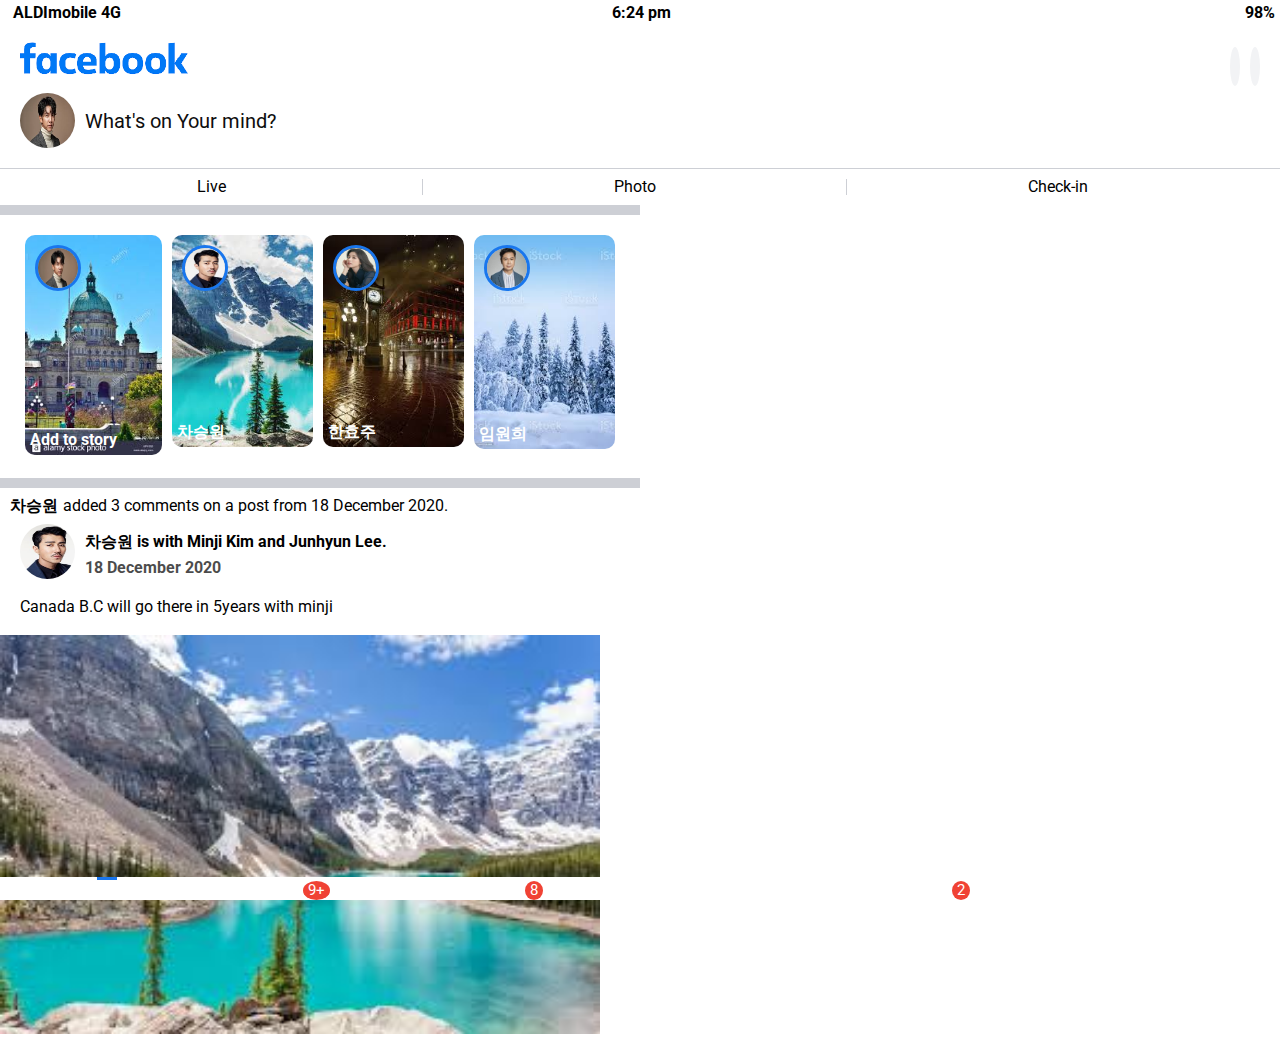
<file: index.html>
<!DOCTYPE html>
<html lang="en">
<head>
    <meta charset="UTF-8">
    <meta name="viewport" content="width=device-width, initial-scale=1.0">
    <link rel="stylesheet" href="style.css">
    <link rel="preconnect" href="https://fonts.gstatic.com">
<link href="https://fonts.googleapis.com/css2?family=Roboto:wght@300;400;700&display=swap" rel="stylesheet">
    <link
      rel="stylesheet"
      href="https://use.fontawesome.com/releases/v5.7.2/css/all.css"
      integrity="sha384-fnmOCqbTlWIlj8LyTjo7mOUStjsKC4pOpQbqyi7RrhN7udi9RwhKkMHpvLbHG9Sr"
      crossorigin="anonymous"
    />
    <title>Facebook</title>
</head>
<body>
    <!-- top status bar -->
    <header id="status-bar">
        <div class="status-bar__column">
            <i class="fas fa-signal"></i>
            <span class="status-bar__signal">ALDImobile</span>
            <span>4G</span>
        </div>
        <div class="status-bar__column">
            <SPAN>6:24 pm</SPAN>
        </div>
        <div class="status-bar__column">
            <i class="fas fa-unlock-alt"></i>
            <span>98%</span>
            <i class="fas fa-battery-three-quarters"></i>
        </div>
    </header>
    <!-- main search bar -->
    <section id="search-bar">
        <div class="search-bar__column">
            <a href="#" class="facebooklogo">
                <img src="img/logo.png" alt="facebook" class="facebook-logo" >
            </a>
        </div>
        <div class="search-bar__column">
            <a href="search.html">
                <i class="fas fa-search"></i>
            </a>
            <a href="chats.html">
                <i class="fab fa-facebook-messenger"></i>
            </a>
        </div>
    </section>
    <!-- my post section "what's on your mind?" -->
    <section id="my-post">
        <div class="my-post__column">
            <img src="img/avatar/my.jpg" alt="my-avatar" class="main-avatar">
            <a href="post.html">
                <span class="my-post__text">
                    What's on Your mind?
                </span>
            </a>
        </div>
        <div class="my-post__column">
            <div class="my-post__category">
                <i class="fas fa-video"></i>
                <span>Live</span>
            </div>
            <div class="my-post__category">
                <i class="fas fa-images"></i>
                <span>Photo</span>
            </div>
            <div class="my-post__category">
                <i class="fas fa-map-marker-alt"></i>
                <span>Check-in</span>
            </div>
        </div>
    </section>
    <!-- post stories -->
    <ul id="stories">
        <li class="story">
            <div class="story__main">
                <img src="img/background/quebec.jpg" alt="my-avatar" class="story__preview" >
                <div class="story__avatar">
                    <img src="img/avatar/my.jpg" alt="" class="story__owner">
                </div>
                <div class="story__arthour">
                    Add to story
                </div>
            </div>
        </li>
        <li class="story">
            <div class="story__main">
                <img src="img/background/canada.jpg" alt="story-post"  class="story__preview" >
                <div class="story__avatar">
                    <img src="img/avatar/cha.jpg" alt="" class="story__owner">
                </div>
                <div class="story__arthour">
                    차승원
                </div>
            </div>
        </li>
        <li class="story">
            <div class="story__main">
                <img src="img/background/city.jpg" alt="story-post"  class="story__preview" >
                <div class="story__avatar">
                    <img src="img/avatar/han.jpg" alt="" class="story__owner">
                </div>
                <div class="story__arthour">
                    한효주
                </div>
            </div>
        </li>
        <li class="story">
            <div class="story__main">
                <img src="img/background/winter.jpg" alt="story-post"  class="story__preview" >
                <div class="story__avatar">
                    <img src="img/avatar/im.jpg" alt="" class="story__owner">
                </div>
                <div class="story__arthour">
                    임원희
                </div>
            </div>
        </li>
    </ul>
    <!-- main friend's post -->
    <main id="friends-post">
        <div class="posting-top">
            <div class="posting-top__column">
                <span>차승원</span>added 3 comments on a post from 18 December 2020.
            </div>
            <div class="posting-top__column">
                <i class="fas fa-ellipsis-h"></i>
            </div>
        </div>
        <div class="posting-arthour">
            <img src="img/avatar/cha.jpg" alt="" class="main-avatar">
            <div class="posting-arthour__details">
                <div class="posting-arthour__name">
                    차승원 is with <span>Minji Kim</span> and <span>Junhyun Lee</span>.
                </div>
                <div class="posting-arthour__time">
                    18 December 2020 
                </div>
            </div>
        </div>
        <div class="posting__comment">
            Canada B.C will go there in 5years with minji 
        </div>
        <img src="img/background/post.jpg" alt="" class="post-photo">
    </main>
    <!-- footer fixed navbar -->
    <navbar id="navbar">
        <a href="index.html" class="navbar__item now__page">
            <i class="fas fa-home"></i>
        </a>
        <a href="watch.html" class="navbar__item">
            <i class="fas fa-camera-retro">
                <span class="number__count">9+</span>
            </i>
        </a>
        <a href="market.html" class="navbar__item">
            <i class="fas fa-warehouse">
                <span class="number__count">8</span>
            </i>
        </a>
        <a href="user.html" class="navbar__item">
            <i class="far fa-user"></i>
        </a>
        <a href="noti.html" class="navbar__item">
            <i class="far fa-bell">
                <span class="number__count">2</span>
            </i>
        </a>
        <a href="more.html" class="navbar__item">
            <i class="fas fa-bars"></i>
        </a>
    </navbar>
</body>
</html>
</file>
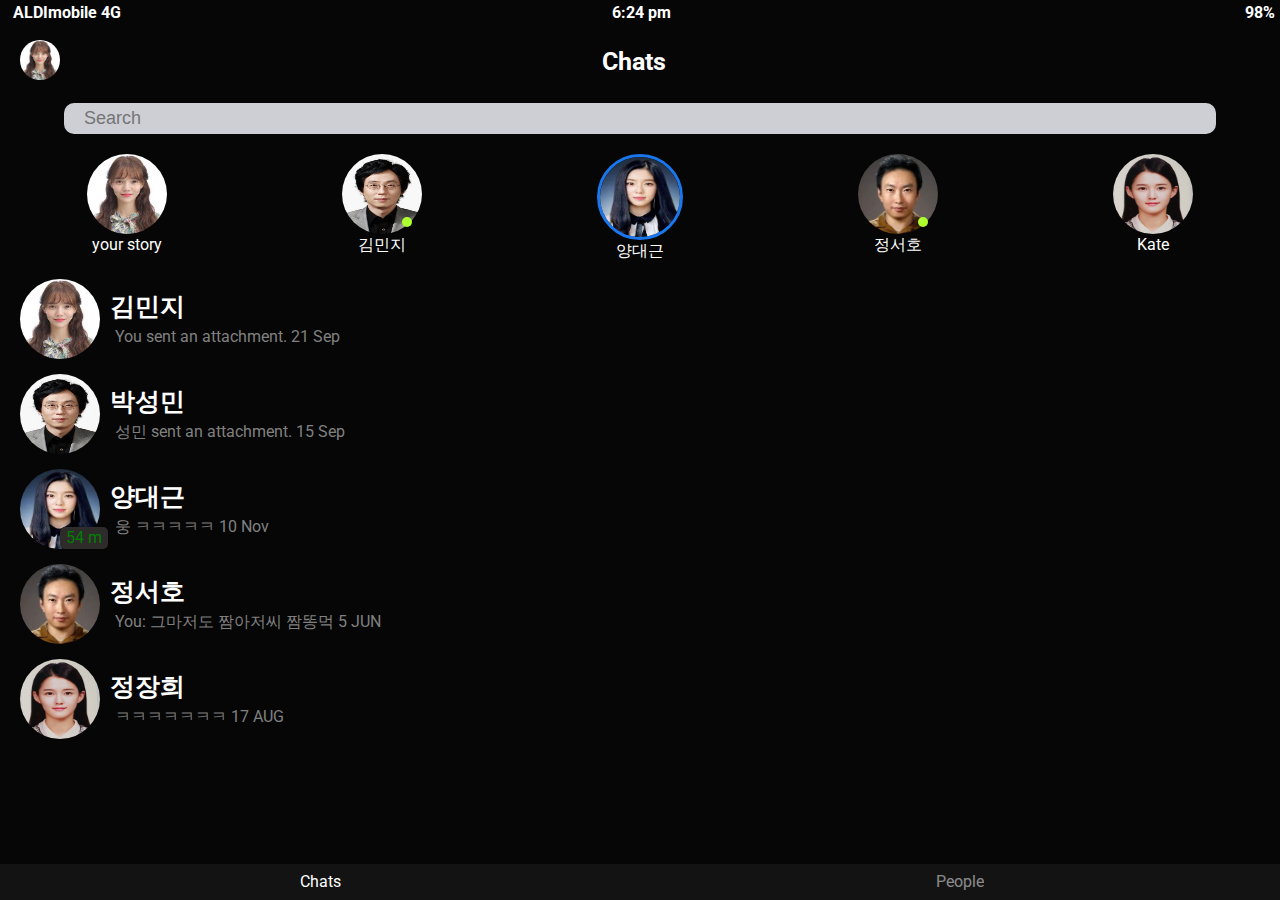
<file: chats.html>
<!DOCTYPE html>
<html lang="en">
<head>
    <meta charset="UTF-8">
    <meta name="viewport" content="width=device-width, initial-scale=1.0">
    <link rel="stylesheet" href="style.css">
    <link rel="preconnect" href="https://fonts.gstatic.com">
<link href="https://fonts.googleapis.com/css2?family=Roboto:wght@300;400;700&display=swap" rel="stylesheet">
    <link
      rel="stylesheet"
      href="https://use.fontawesome.com/releases/v5.7.2/css/all.css"
      integrity="sha384-fnmOCqbTlWIlj8LyTjo7mOUStjsKC4pOpQbqyi7RrhN7udi9RwhKkMHpvLbHG9Sr"
      crossorigin="anonymous"
    />
    <title>USER</title>
</head>
<body id="chats">
    <!-- top status bar -->
    <header id="status-bar">
        <div class="status-bar__column">
            <i class="fas fa-signal"></i>
            <span class="status-bar__signal">ALDImobile</span>
            <span>4G</span>
        </div>
        <div class="status-bar__column">
            <SPAN>6:24 pm</SPAN>
        </div>
        <div class="status-bar__column">
            <i class="fas fa-unlock-alt"></i>
            <span>98%</span>
            <i class="fas fa-battery-three-quarters"></i>
        </div>
    </header>
    <!-- user title bar -->
    <section id="user-bar" class="chats-title">
        <div class="user-bar__column">
            <a href="index.html">
                <div class="post-cancel">
                    <img src="img/avatar/profile-1.jpg" alt="" class="chats-avatar">
                </div>
            </a>
        </div>
        <div class="user-bar__column">
            <h1 class="chats-title">
                Chats
            </h1>
        </div>
        <div class="user-bar__column">
            <div class="post-post">
                <i class="fas fa-edit"></i>
            </div>
        </div>
    </section>
    <!-- chats searching bar -->
    <section id="chats-searching">
        <input type="search" name="searching bar" id="chats-searching" placeholder="Search">
    </section>
    <!-- story list -->
    <section id="story-section">
        <div class="chats-story-list">
            <div class="story-item">
                <div class="story-item__column">
                    <img src="img/avatar/profile-1.jpg" alt="" class="story-preview">
                </div>
                <div class="story-item__column">
                    <h1 class="story-arthour">
                        your story
                    </h1>
                </div>
            </div>
            <div class="story-item">
                <div class="story-item__column">
                    <img src="img/avatar/profile-2.jpg" alt="" class="story-preview">
                    <span class="story-active"></span>
                </div>
                <div class="story-item__column">
                    <h1 class="story-arthour">
                        김민지
                    </h1>
                </div>
            </div>
            <div class="story-item">
                <div class="story-item__column">
                    <img src="img/avatar/profile-3.jpg" alt="" class="story-preview new-story">
                </div>
                <div class="story-item__column">
                    <h1 class="story-arthour">
                        양대근
                    </h1>
                </div>
            </div>
            <div class="story-item">
                <div class="story-item__column">
                    <img src="img/avatar/profile-4.jpg" alt="" class="story-preview">
                        <span class="story-active"></span>
                    </img>
                </div>
                <div class="story-item__column">
                    <h1 class="story-arthour">
                        정서호
                    </h1>
                </div>
            </div>
            <div class="story-item">
                <div class="story-item__column">
                    <img src="img/avatar/profile-5.jpg" alt="" class="story-preview">
                </div>
                <div class="story-item__column">
                    <h1 class="story-arthour">
                        Kate
                    </h1>
                </div>
            </div>
        </div>
    </section>
    <main id="chatting">
        <div class="chat-item">
            <img src="img/avatar/profile-1.jpg" alt="" class="story-preview">
            <div class="chat-description">
                <div class="chat-title">
                    김민지
                </div>
                <div class="chat-details">
                    You sent an attachment. 21 Sep
                </div>
            </div>
        </div>
        <div class="chat-item">
            <img src="img/avatar/profile-2.jpg" alt="" class="story-preview">
            <div class="chat-description">
                <div class="chat-title">
                    박성민
                </div>
                <div class="chat-details">
                    성민 sent an attachment. 15 Sep
                </div>
            </div>
        </div>
        <div class="chat-item">
            <img src="img/avatar/profile-3.jpg" alt="" class="story-preview">
                <span class="chat-active-time">54 m</span>
            </img>
            <div class="chat-description">
                <div class="chat-title">
                    양대근
                </div>
                <div class="chat-details">
                    웅 ㅋㅋㅋㅋㅋ 10 Nov
                </div>
            </div>
        </div>
        <div class="chat-item">
            <img src="img/avatar/profile-4.jpg" alt="" class="story-preview">
            <div class="chat-description">
                <div class="chat-title">
                    정서호
                </div>
                <div class="chat-details">
                    You: 그마저도 짬아저씨 짬똥먹 5 JUN
                </div>
            </div>
        </div>
        <div class="chat-item">
            <img src="img/avatar/profile-5.jpg" alt="" class="story-preview">
            <div class="chat-description">
                <div class="chat-title">
                    정장희
                </div>
                <div class="chat-details">
                    ㅋㅋㅋㅋㅋㅋㅋ 17 AUG
                </div>
            </div>
        </div>
    </main>
    <nav id="chats-nav">
        <div class="chats-nav__column">
            <i class="fas fa-comment"></i>
            <h1 class="chats-title">
                Chats
            </h1>
        </div>
        <div class="chats-nav__column">
            <i class="fas fa-user-friends"></i>
            <h1 class="chats-title">
                People
            </h1>
        </div>
    </nav>
</body>
</html>
</file>
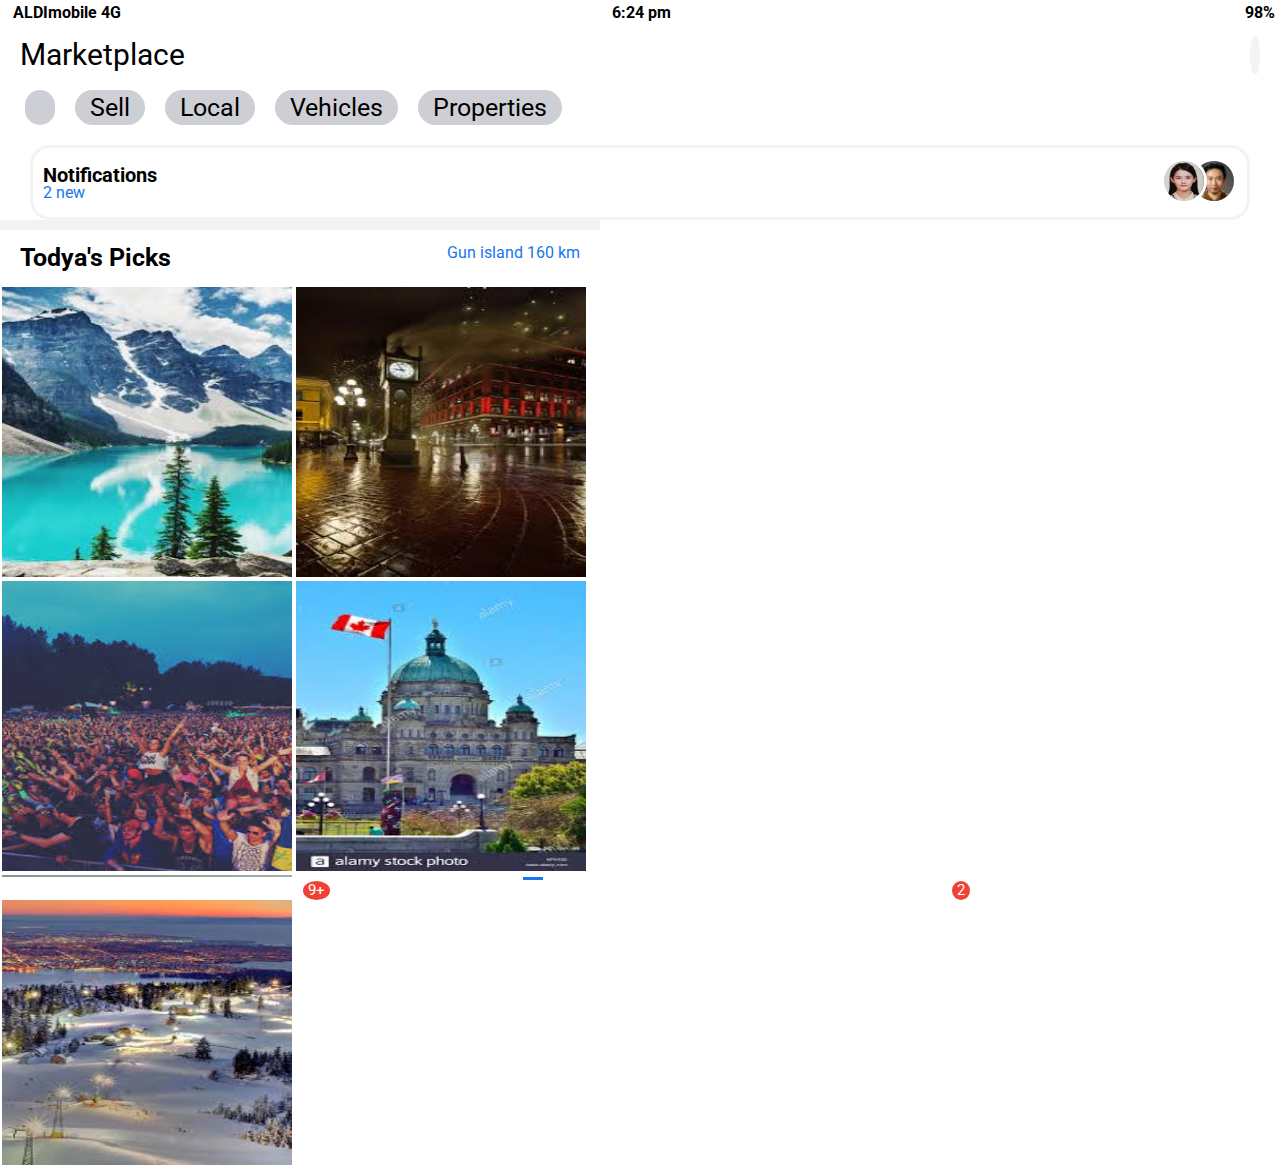
<file: market.html>
<!DOCTYPE html>
<html lang="en">
<head>
    <meta charset="UTF-8">
    <meta name="viewport" content="width=device-width, initial-scale=1.0">
    <link rel="stylesheet" href="style.css">
    <link rel="preconnect" href="https://fonts.gstatic.com">
<link href="https://fonts.googleapis.com/css2?family=Roboto:wght@300;400;700&display=swap" rel="stylesheet">
    <link
      rel="stylesheet"
      href="https://use.fontawesome.com/releases/v5.7.2/css/all.css"
      integrity="sha384-fnmOCqbTlWIlj8LyTjo7mOUStjsKC4pOpQbqyi7RrhN7udi9RwhKkMHpvLbHG9Sr"
      crossorigin="anonymous"
    />
    <title>Marketplace</title>
</head>
<body>
    <!-- top status bar -->
    <header id="status-bar">
        <div class="status-bar__column">
            <i class="fas fa-signal"></i>
            <span class="status-bar__signal">ALDImobile</span>
            <span>4G</span>
        </div>
        <div class="status-bar__column">
            <SPAN>6:24 pm</SPAN>
        </div>
        <div class="status-bar__column">
            <i class="fas fa-unlock-alt"></i>
            <span>98%</span>
            <i class="fas fa-battery-three-quarters"></i>
        </div>
    </header>
    <!-- main search bar -->
    <section id="search-bar">
        <div class="search-bar__column">
            <h1 class="watch-search__title">Marketplace</h1>
        </div>
        <div class="search-bar__column">
            <i class="fas fa-search"></i>
        </div>
    </section>
    <!-- market navbar -->
    <section id="market-navbar">
        <div class="market-navbar__column">
            <i class="fas fa-user"></i>
        </div>
        <div class="market-navbar__column">
            <span>Sell</span>
        </div>
        <div class="market-navbar__column">
            <span>Local</span>
        </div>
        <div class="market-navbar__column">
            <span>Vehicles</span>
        </div>
        <div class="market-navbar__column">
            <span>Properties</span>
        </div>
    </section>
    <!-- notifications  -->
    <section id="notifications">
        <div class="notification__column">
            <h1 class="notifications-title">
                Notifications
            </h1>
            <span class="notifications-alram">
                2 new
            </span>
        </div>
        <div class="notification__column">
            <img src="img/avatar/profile-5.jpg" alt="" class="notification-avatar" >
            <img src="img/avatar/profile-4.jpg" alt=""class="notification-avatar">
        </div>
    </section>
    
    <!-- market section -->
    <main id="market-station">
        <div class="market-description">
            <div class="market-des__column">
                <h1>Todya's Picks</h1>
            </div>
            <div class="market-des__column">
                <i class="fas fa-map-marker-alt"></i>
                <span>Gun island 160 km</span>
            </div>
        </div>
        <div class="market-main">
                    <a href="#" class="market-item">
                        <img src="img/background/canada.jpg" alt="" class="market-preview">
                        <div class="market-item-description">
                            <span>Canada</span>
                        </div>
                    </a>

                <a href="#" class="market-item">
                    <img src="img/background/city.jpg" alt="" class="market-preview">
                    <div class="market-item-description">
                        <span>British Columbia</span>
                    </div>
                 </a>    

                    <a href="#" class="market-item">
                        <img src="img/background/party.jpg" alt="" class="market-preview">
                        <div class="market-item-description">
                            <span>party</span>
                        </div>
                    </a>
            
                    <a href="#" class="market-item">
                        <img src="img/background/quebec.jpg" alt="" class="market-preview">
                        <div class="market-item-description">
                            <span>quebec</span>
                        </div>
                    </a>
            
                    <a href="#" class="market-item">
                        <img src="img/background/snow.jpg" alt="" class="market-preview">
                        <div class="market-item-description">
                            <span>snowy</span>
                        </div>
                    </a>
                
            </div>
        </div>
    </main>


    <!-- footer fixed navbar -->
    <navbar id="navbar">
        <a href="index.html" class="navbar__item">
            <i class="fas fa-home"></i>
        </a>
        <a href="watch.html" class="navbar__item">
            <i class="fas fa-camera-retro">
                <span class="number__count">9+</span>
            </i>
        </a>
        <a href="market.html" class="navbar__item now__page">
            <i class="fas fa-warehouse"></i>
        </a>
        <a href="user.html" class="navbar__item">
            <i class="far fa-user"></i>
        </a>
        <a href="noti.html" class="navbar__item">
            <i class="far fa-bell">
                <span class="number__count">2</span>
            </i>
        </a>
        <a href="more.html" class="navbar__item">
            <i class="fas fa-bars"></i>
        </a>
    </navbar>
</body>
</html>
</file>
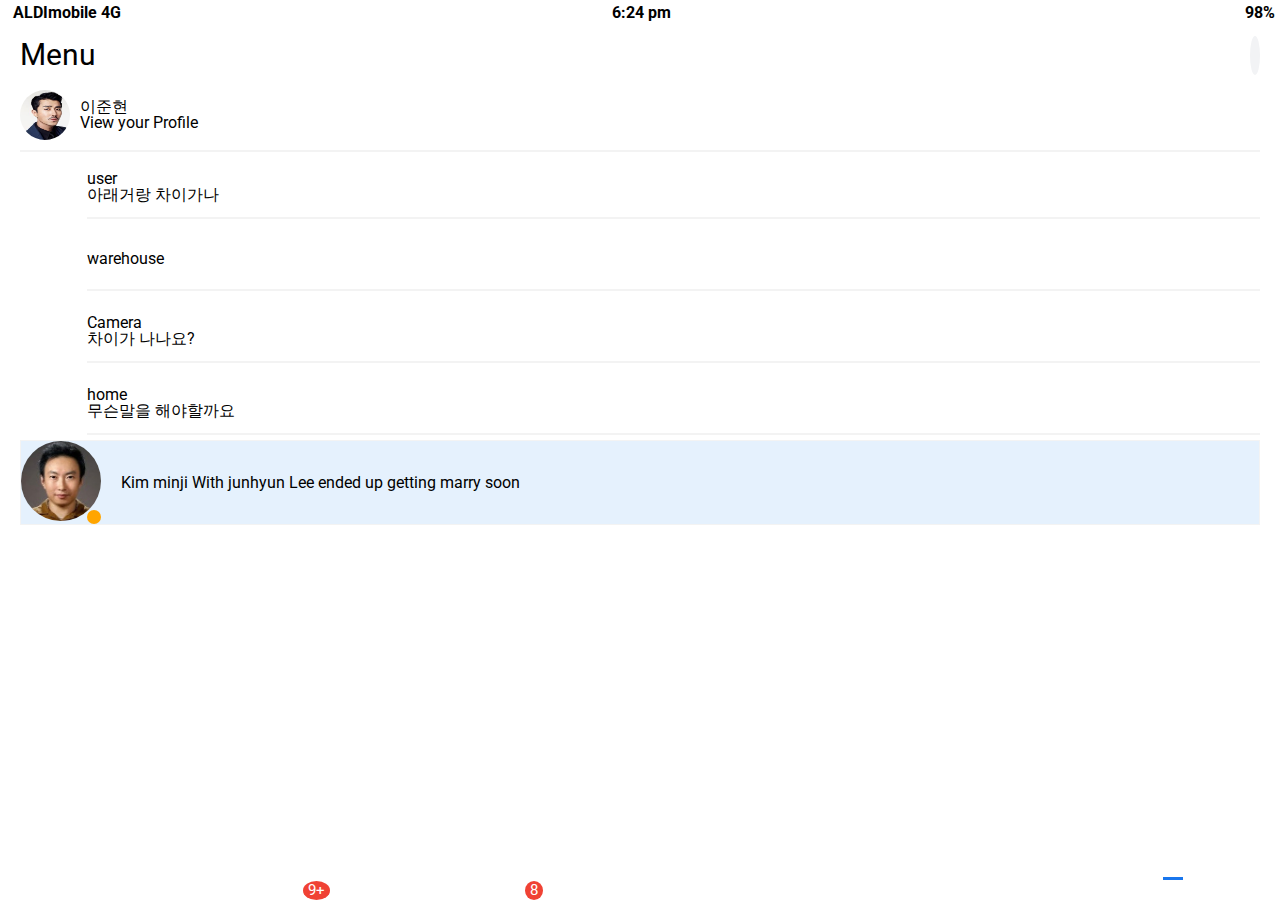
<file: more.html>
<!DOCTYPE html>
<html lang="en">
<head>
    <meta charset="UTF-8">
    <meta name="viewport" content="width=device-width, initial-scale=1.0">
    <link rel="stylesheet" href="style.css">
    <link rel="preconnect" href="https://fonts.gstatic.com">
<link href="https://fonts.googleapis.com/css2?family=Roboto:wght@300;400;700&display=swap" rel="stylesheet">
    <link
      rel="stylesheet"
      href="https://use.fontawesome.com/releases/v5.7.2/css/all.css"
      integrity="sha384-fnmOCqbTlWIlj8LyTjo7mOUStjsKC4pOpQbqyi7RrhN7udi9RwhKkMHpvLbHG9Sr"
      crossorigin="anonymous"
    />
    <title>Watch</title>
</head>
<body>
    <!-- top status bar -->
    <header id="status-bar">
        <div class="status-bar__column">
            <i class="fas fa-signal"></i>
            <span class="status-bar__signal">ALDImobile</span>
            <span>4G</span>
        </div>
        <div class="status-bar__column">
            <SPAN>6:24 pm</SPAN>
        </div>
        <div class="status-bar__column">
            <i class="fas fa-unlock-alt"></i>
            <span>98%</span>
            <i class="fas fa-battery-three-quarters"></i>
        </div>
    </header>
    <!-- main search bar -->
    <section id="search-bar">
        <div class="search-bar__column">
            <h1 class="watch-search__title">Menu</h1>
        </div>
        <div class="search-bar__column">
            <i class="fas fa-search"></i>
        </div>
    </section>
    <!-- Menu section -->
    <secion id="menu-main">
        <div class="menu-top">
            <img src="img/avatar/cha.jpg" alt="" class="menu-top__avatar">
            <div class="menu-description">
                <h1>이준현</h1>
                <h3>View your Profile</h3>
            </div>
        </div>
        <div class="menu__column boy">
            <div class="menu-icon">
                <i class="fas fa-user"></i>
            </div>
            <div class="menu-info">
                <div class="menu-name">user</div>
                <div class="menu-text">아래거랑 차이가나</div>
            </div>
        </div>
        <div class="menu__column">
            <div class="menu-icon">
                <i class="fas fa-user"></i>
            </div>
            <div class="menu-info">
                <div class="menu-name">warehouse</div>
                <div class="menu-text"></div>
            </div>
        </div>
        <div class="menu__column">
            <div class="menu-icon">
                <i class="fas fa-user"></i>
            </div>
            <div class="menu-info">
                <div class="menu-name">Camera</div>
                <div class="menu-text">차이가 나나요?</div>
            </div>
        </div>
        <div class="menu__column">
            <div class="menu-icon">
                <i class="fas fa-user"></i>
            </div>
            <div class="menu-info">
                <div class="menu-name">home</div>
                <div class="menu-text">무슨말을 해야할까요</div>
            </div>
        </div>
        <div class="noti-event">
            <div class="event-photo">
                <span class="event-icon">
                    <i class="fas fa-gift"></i>
                </span>
                <img src="img/avatar/profile-4.jpg" alt="" class="event-avatar">
            </div>
            <div class="event__column">
                <div class="event-info">
                    <div class="event-description">
                        Kim minji With junhyun Lee ended up getting marry soon
                    </div>
                </div>
            </div>
        </div>

    </secion>
        <!-- footer fixed navbar -->
    <navbar id="navbar">
        <a href="index.html" class="navbar__item">
            <i class="fas fa-home"></i>
        </a>
        <a href="watch.html" class="navbar__item">
            <i class="fas fa-camera-retro">
                <span class="number__count">9+</span>
            </i>
        </a>
        <a href="market.html" class="navbar__item">
            <i class="fas fa-warehouse">
                <span class="number__count">8</span>
            </i>
        </a>
        <a href="user.html" class="navbar__item">
            <i class="far fa-user"></i>
        </a>
        <a href="noti.html" class="navbar__item">
            <i class="far fa-bell">
            </i>
        </a>
        <a href="more.html" class="navbar__item now__page">
            <i class="fas fa-bars"></i>
        </a>
    </navbar>
</body>
</html>
</file>
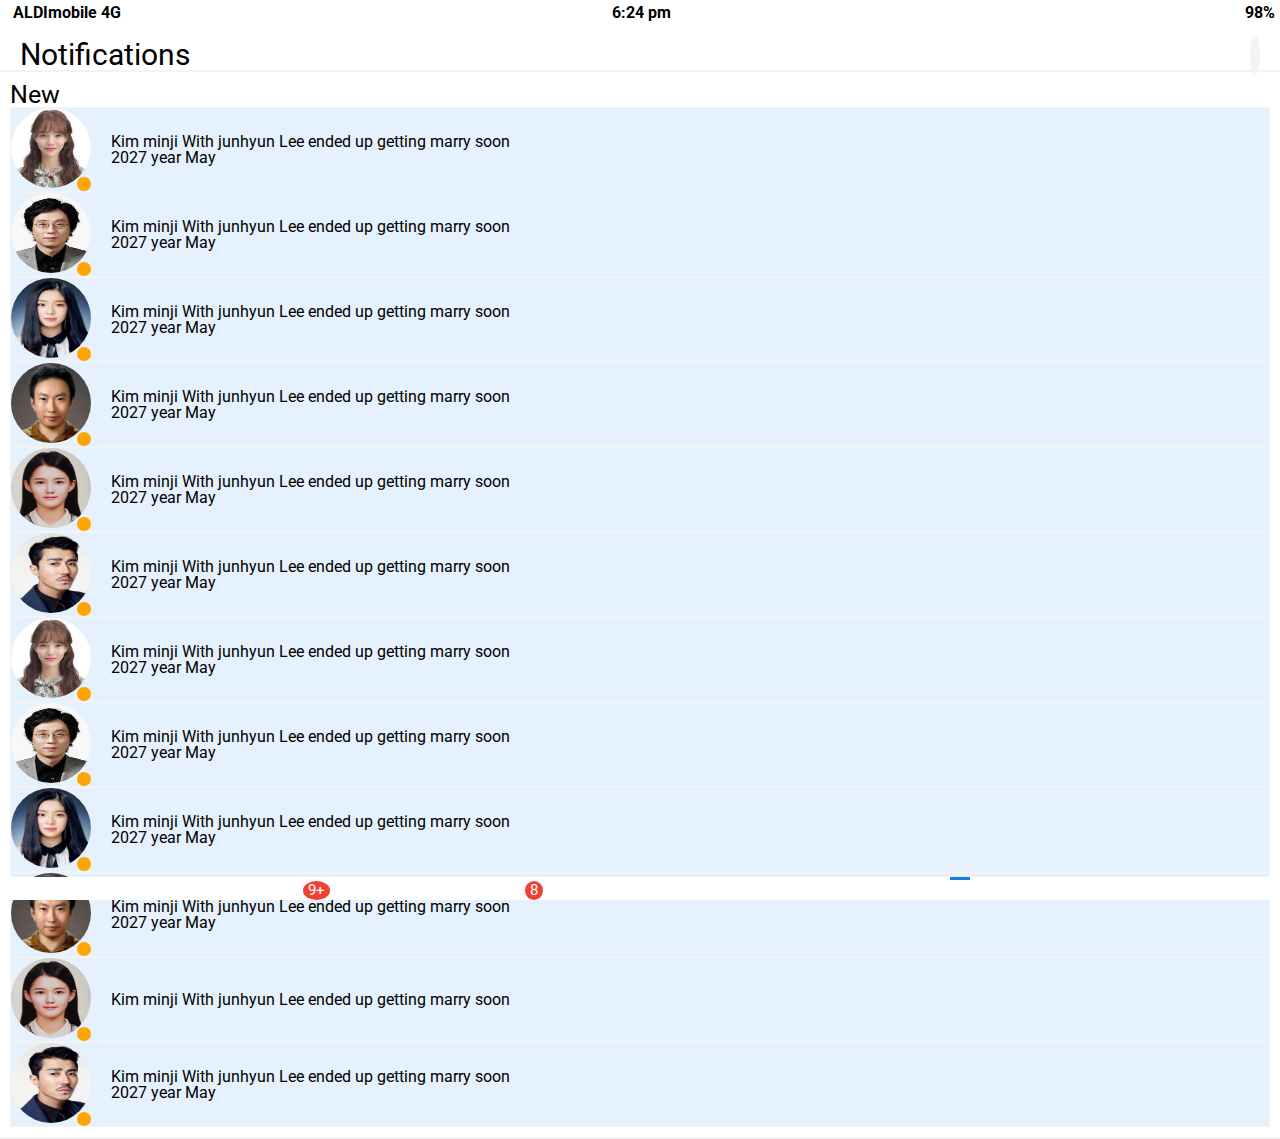
<file: noti.html>
<!DOCTYPE html>
<html lang="en">
<head>
    <meta charset="UTF-8">
    <meta name="viewport" content="width=device-width, initial-scale=1.0">
    <link rel="stylesheet" href="style.css">
    <link rel="preconnect" href="https://fonts.gstatic.com">
<link href="https://fonts.googleapis.com/css2?family=Roboto:wght@300;400;700&display=swap" rel="stylesheet">
    <link
      rel="stylesheet"
      href="https://use.fontawesome.com/releases/v5.7.2/css/all.css"
      integrity="sha384-fnmOCqbTlWIlj8LyTjo7mOUStjsKC4pOpQbqyi7RrhN7udi9RwhKkMHpvLbHG9Sr"
      crossorigin="anonymous"
    />
    <title>Watch</title>
</head>
<body>
    <!-- top status bar -->
    <header id="status-bar">
        <div class="status-bar__column">
            <i class="fas fa-signal"></i>
            <span class="status-bar__signal">ALDImobile</span>
            <span>4G</span>
        </div>
        <div class="status-bar__column">
            <SPAN>6:24 pm</SPAN>
        </div>
        <div class="status-bar__column">
            <i class="fas fa-unlock-alt"></i>
            <span>98%</span>
            <i class="fas fa-battery-three-quarters"></i>
        </div>
    </header>
    <!-- main search bar -->
    <section id="search-bar">
        <div class="search-bar__column">
            <h1 class="watch-search__title">Notifications</h1>
        </div>
        <div class="search-bar__column">
            <i class="fas fa-search"></i>
        </div>
    </section>

    <!-- main title -->
    <main id="noti-events">
        <div class="noti-title">
            <h1>New</h1>
        </div>
        <div class="noti-event">
            <div class="event-photo">
                <span class="event-icon">
                    <i class="fas fa-gift"></i>
                </span>
                <img src="img/avatar/profile-1.jpg" alt="" class="event-avatar">
            </div>
            <div class="event__column">
                <div class="event-info">
                    <div class="event-description">
                        Kim minji With junhyun Lee ended up getting marry soon
                    </div>
                    <div class="event-time">
                        2027 year May
                    </div>
                </div>
                <div class="event__icon">
                    <i class="fas fa-ellipsis-h"></i>
                </div>
            </div>
        </div>
        <div class="noti-event">
            <div class="event-photo">
                <span class="event-icon">
                    <i class="fas fa-gift"></i>
                </span>
                <img src="img/avatar/profile-2.jpg" alt="" class="event-avatar">
            </div>
            <div class="event__column">
                <div class="event-info">
                    <div class="event-description">
                        Kim minji With junhyun Lee ended up getting marry soon
                    </div>
                    <div class="event-time">
                        2027 year May
                    </div>
                </div>
                <div class="event__icon">
                    <i class="fas fa-ellipsis-h"></i>
                </div>
            </div>
        </div>
        <div class="noti-event">
            <div class="event-photo">
                <span class="event-icon">
                    <i class="fas fa-gift"></i>
                </span>
                <img src="img/avatar/profile-3.jpg" alt="" class="event-avatar">
            </div>
            <div class="event__column">
                <div class="event-info">
                    <div class="event-description">
                        Kim minji With junhyun Lee ended up getting marry soon
                    </div>
                    <div class="event-time">
                        2027 year May
                    </div>
                </div>
                <div class="event__icon">
                    <i class="fas fa-ellipsis-h"></i>
                </div>
            </div>
        </div>
        <div class="noti-event">
            <div class="event-photo">
                <span class="event-icon">
                    <i class="fas fa-gift"></i>
                </span>
                <img src="img/avatar/profile-4.jpg" alt="" class="event-avatar">
            </div>
            <div class="event__column">
                <div class="event-info">
                    <div class="event-description">
                        Kim minji With junhyun Lee ended up getting marry soon
                    </div>
                    <div class="event-time">
                        2027 year May
                    </div>
                </div>
                <div class="event__icon">
                    <i class="fas fa-ellipsis-h"></i>
                </div>
            </div>
        </div>
        <div class="noti-event">
            <div class="event-photo">
                <span class="event-icon">
                    <i class="fas fa-gift"></i>
                </span>
                <img src="img/avatar/profile-5.jpg" alt="" class="event-avatar">
            </div>
            <div class="event__column">
                <div class="event-info">
                    <div class="event-description">
                        Kim minji With junhyun Lee ended up getting marry soon
                    </div>
                    <div class="event-time">
                        2027 year May
                    </div>
                </div>
                <div class="event__icon">
                    <i class="fas fa-ellipsis-h"></i>
                </div>
            </div>
        </div>
        <div class="noti-event">
            <div class="event-photo">
                <span class="event-icon">
                    <i class="fas fa-gift"></i>
                </span>
                <img src="img/avatar/cha.jpg" alt="" class="event-avatar">
            </div>
            <div class="event__column">
                <div class="event-info">
                    <div class="event-description">
                        Kim minji With junhyun Lee ended up getting marry soon
                    </div>
                    <div class="event-time">
                        2027 year May
                    </div>
                </div>
                <div class="event__icon">
                    <i class="fas fa-ellipsis-h"></i>
                </div>
            </div>
        </div>
        <div class="noti-event">
            <div class="event-photo">
                <span class="event-icon">
                    <i class="fas fa-gift"></i>
                </span>
                <img src="img/avatar/profile-1.jpg" alt="" class="event-avatar">
            </div>
            <div class="event__column">
                <div class="event-info">
                    <div class="event-description">
                        Kim minji With junhyun Lee ended up getting marry soon
                    </div>
                    <div class="event-time">
                        2027 year May
                    </div>
                </div>
                <div class="event__icon">
                    <i class="fas fa-ellipsis-h"></i>
                </div>
            </div>
        </div>
        <div class="noti-event">
            <div class="event-photo">
                <span class="event-icon">
                    <i class="fas fa-gift"></i>
                </span>
                <img src="img/avatar/profile-2.jpg" alt="" class="event-avatar">
            </div>
            <div class="event__column">
                <div class="event-info">
                    <div class="event-description">
                        Kim minji With junhyun Lee ended up getting marry soon
                    </div>
                    <div class="event-time">
                        2027 year May
                    </div>
                </div>
                <div class="event__icon">
                    <i class="fas fa-ellipsis-h"></i>
                </div>
            </div>
        </div>
        <div class="noti-event">
            <div class="event-photo">
                <span class="event-icon">
                    <i class="fas fa-gift"></i>
                </span>
                <img src="img/avatar/profile-3.jpg" alt="" class="event-avatar">
            </div>
            <div class="event__column">
                <div class="event-info">
                    <div class="event-description">
                        Kim minji With junhyun Lee ended up getting marry soon
                    </div>
                    <div class="event-time">
                        2027 year May
                    </div>
                </div>
                <div class="event__icon">
                    <i class="fas fa-ellipsis-h"></i>
                </div>
            </div>
        </div>
        <div class="noti-event">
            <div class="event-photo">
                <span class="event-icon">
                    <i class="fas fa-gift"></i>
                </span>
                <img src="img/avatar/profile-4.jpg" alt="" class="event-avatar">
            </div>
            <div class="event__column">
                <div class="event-info">
                    <div class="event-description">
                        Kim minji With junhyun Lee ended up getting marry soon
                    </div>
                    <div class="event-time">
                        2027 year May
                    </div>
                </div>
                <div class="event__icon">
                    <i class="fas fa-ellipsis-h"></i>
                </div>
            </div>
        </div>
        <div class="noti-event">
            <div class="event-photo">
                <span class="event-icon">
                    <i class="fas fa-gift"></i>
                </span>
                <img src="img/avatar/profile-5.jpg" alt="" class="event-avatar">
            </div>
            <div class="event__column">
                <div class="event-info">
                    <div class="event-description">
                        Kim minji With junhyun Lee ended up getting marry soon
                    </div>
                </div>
                <div class="event__icon">
                    <i class="fas fa-ellipsis-h"></i>
                </div>
            </div>
        </div>
        <div class="noti-event">
            <div class="event-photo">
                <span class="event-icon">
                    <i class="fas fa-gift"></i>
                </span>
                <img src="img/avatar/cha.jpg" alt="" class="event-avatar">
            </div>
            <div class="event__column">
                <div class="event-info">
                    <div class="event-description">
                        Kim minji With junhyun Lee ended up getting marry soon
                    </div>
                    <div class="event-time">
                        2027 year May
                    </div>
                </div>
                <div class="event__icon">
                    <i class="fas fa-ellipsis-h"></i>
                </div>
            </div>
        </div>
    </main>

    <!-- footer fixed navbar -->
    <navbar id="navbar">
        <a href="index.html" class="navbar__item">
            <i class="fas fa-home"></i>
        </a>
        <a href="watch.html" class="navbar__item">
            <i class="fas fa-camera-retro">
                <span class="number__count">9+</span>
            </i>
        </a>
        <a href="market.html" class="navbar__item">
            <i class="fas fa-warehouse">
                <span class="number__count">8</span>
            </i>
        </a>
        <a href="user.html" class="navbar__item">
            <i class="far fa-user"></i>
        </a>
        <a href="noti.html" class="navbar__item now__page">
            <i class="fas fa-bell">
            </i>
        </a>
        <a href="more.html" class="navbar__item">
            <i class="fas fa-bars"></i>
        </a>
    </navbar>
</body>
</html>
</file>
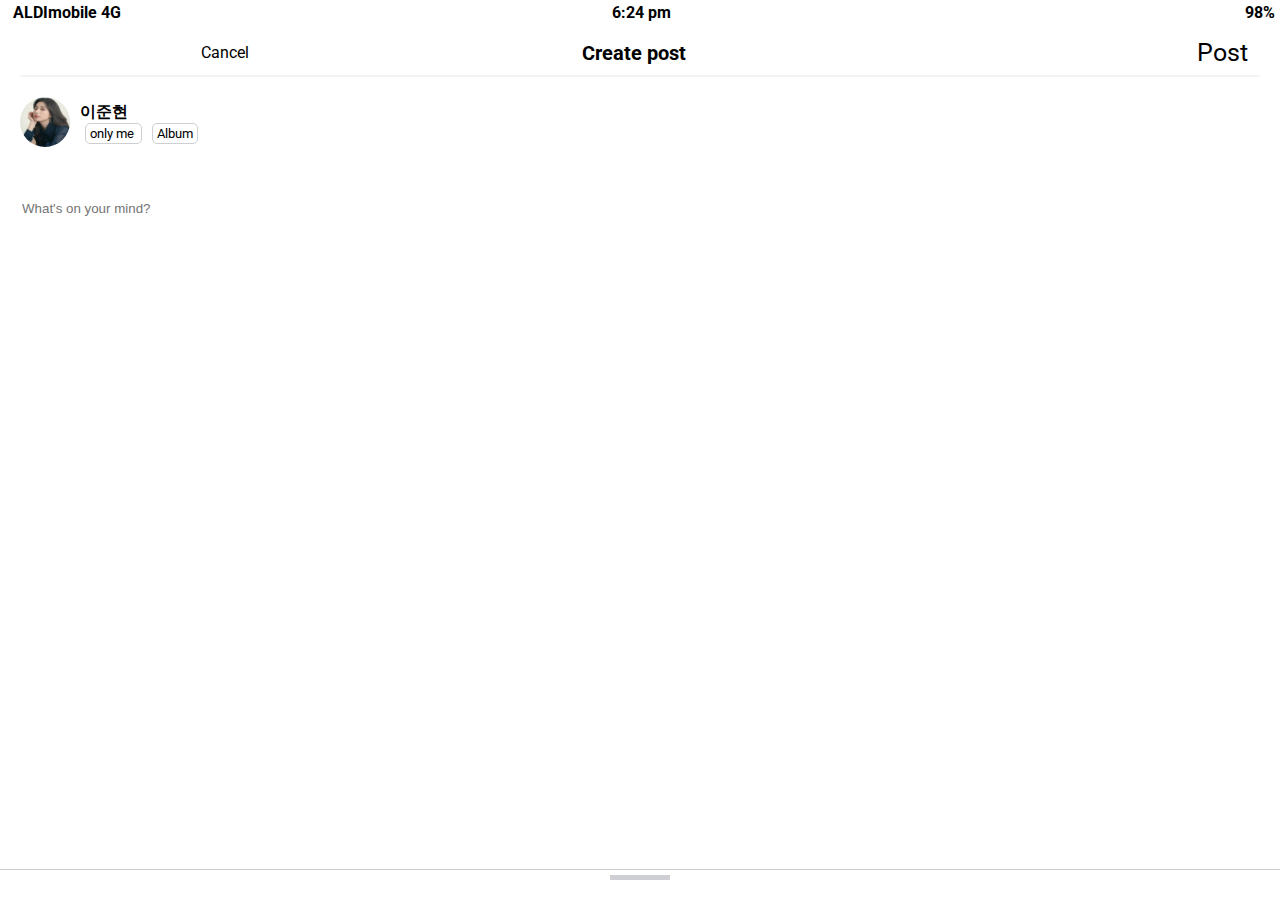
<file: post.html>
<!DOCTYPE html>
<html lang="en">
<head>
    <meta charset="UTF-8">
    <meta name="viewport" content="width=device-width, initial-scale=1.0">
    <link rel="stylesheet" href="style.css">
    <link rel="preconnect" href="https://fonts.gstatic.com">
<link href="https://fonts.googleapis.com/css2?family=Roboto:wght@300;400;700&display=swap" rel="stylesheet">
    <link
      rel="stylesheet"
      href="https://use.fontawesome.com/releases/v5.7.2/css/all.css"
      integrity="sha384-fnmOCqbTlWIlj8LyTjo7mOUStjsKC4pOpQbqyi7RrhN7udi9RwhKkMHpvLbHG9Sr"
      crossorigin="anonymous"
    />
    <title>USER</title>
</head>
<body>
    <!-- top status bar -->
    <header id="status-bar">
        <div class="status-bar__column">
            <i class="fas fa-signal"></i>
            <span class="status-bar__signal">ALDImobile</span>
            <span>4G</span>
        </div>
        <div class="status-bar__column">
            <SPAN>6:24 pm</SPAN>
        </div>
        <div class="status-bar__column">
            <i class="fas fa-unlock-alt"></i>
            <span>98%</span>
            <i class="fas fa-battery-three-quarters"></i>
        </div>
    </header>
    <!-- user title bar -->
    <section id="user-bar">
        <div class="user-bar__column">
            <a href="index.html">
                <div class="post-cancel">
                    Cancel
                </div>
            </a>
        </div>
        <div class="user-bar__column">
            <h1 class="user-title">
                Create post
            </h1>
        </div>
        <div class="user-bar__column">
            <div class="post-post">
                Post
            </div>
        </div>
    </section>
    <main id="post">
        <div class="post-top">
            <img src="img/avatar/han.jpg" alt="" class="menu-top__avatar">
            <div class="post-description">
                <div class="posting-top__column">
                    <h2 class="posting-arthour">
                        이준현
                    </h2>
                </div>
                <div class="post-top__column">
                    <span class="posi-option">
                        <i class="fas fa-lock"></i>
                        only me
                        <i class="fas fa-caret-down"></i>
                    </span>
                    <span class="posi-option">
                        <i class="fas fa-plus"></i>
                        Album
                        <i class="fas fa-caret-down"></i>
                    </span>
                </div>
            </div>
        </div>
        <input type="text" id="" class="post-textbox" placeholder="What's on your mind?">
    </main>
    <navbar id="post-category">
        <div class="cate-top-bar">
            <div class="top-bar"></div>
        </div>
        <div class="cate-option">
            <i class="fab fa-ethereum"></i>
            <div class="cate-title">
                Ethereum
            </div>
        </div>
        <div class="cate-option">
            <i class="fab fa-bitcoin"></i>
            <div class="cate-title">
                Bitcoin
            </div>
        </div>
        <div class="cate-option">
            <i class="fab fa-discord"></i>
            <div class="cate-title">
                Hive
            </div>
        </div>
        <div class="cate-option">
            <i class="fab fa-ethereum"></i>
            <div class="cate-title">
                Photo/Video
            </div>
        </div>
        <div class="cate-option">
            <i class="fab fa-facebook-square"></i>
            <div class="cate-title">
                Photo/Video
            </div>
        </div>
        <div class="cate-option">
            <i class="fab fa-ethereum"></i>
            <div class="cate-title">
                Photo/Video
            </div>
        </div>
    </navbar>
</body>
</html>
</file>
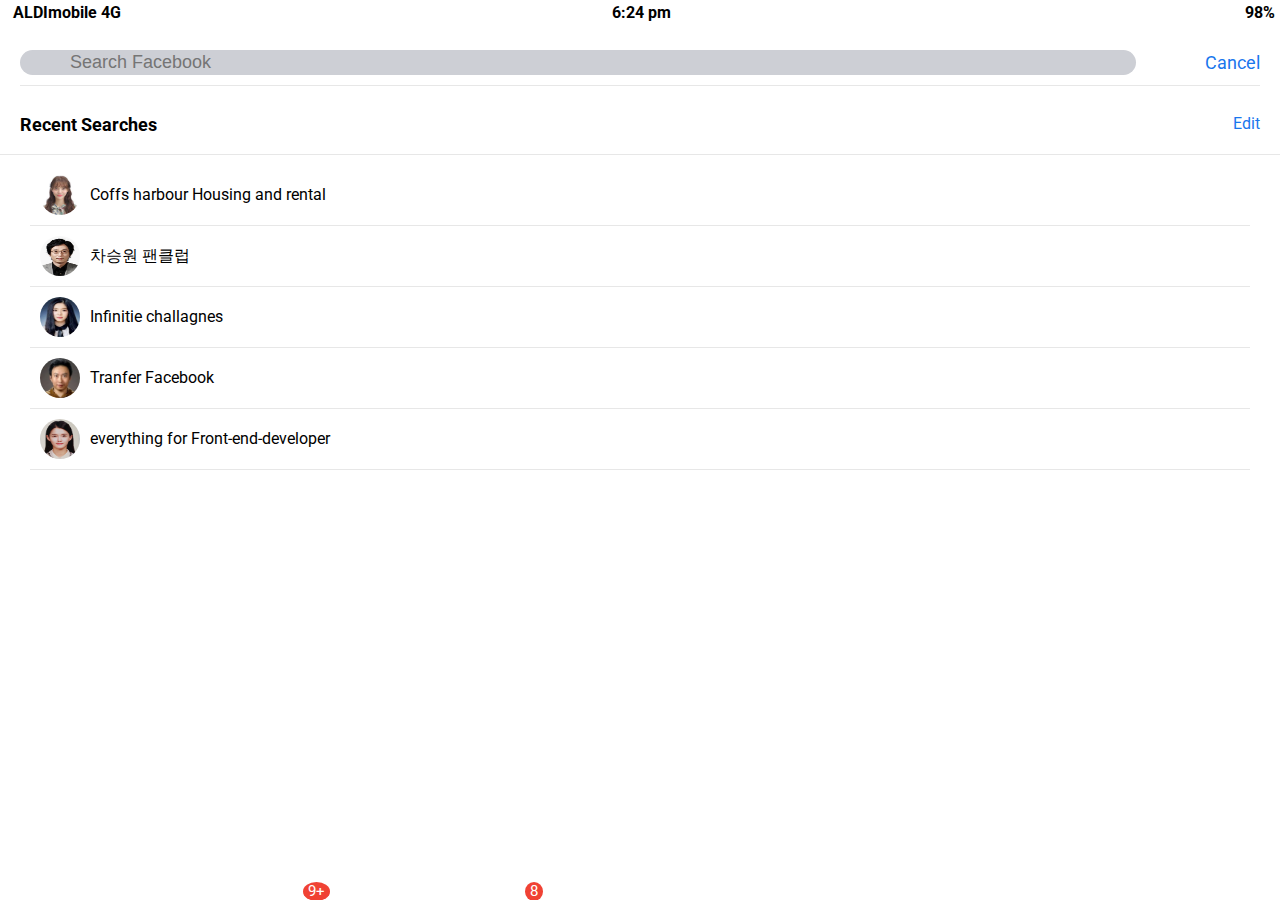
<file: search.html>
<!DOCTYPE html>
<html lang="en">
<head>
    <meta charset="UTF-8">
    <meta name="viewport" content="width=device-width, initial-scale=1.0">
    <link rel="stylesheet" href="style.css">
    <link rel="preconnect" href="https://fonts.gstatic.com">
<link href="https://fonts.googleapis.com/css2?family=Roboto:wght@300;400;700&display=swap" rel="stylesheet">
    <link
      rel="stylesheet"
      href="https://use.fontawesome.com/releases/v5.7.2/css/all.css"
      integrity="sha384-fnmOCqbTlWIlj8LyTjo7mOUStjsKC4pOpQbqyi7RrhN7udi9RwhKkMHpvLbHG9Sr"
      crossorigin="anonymous"
    />
    <title>Watch</title>
</head>
<body>
    <!-- top status bar -->
    <header id="status-bar">
        <div class="status-bar__column">
            <i class="fas fa-signal"></i>
            <span class="status-bar__signal">ALDImobile</span>
            <span>4G</span>
        </div>
        <div class="status-bar__column">
            <SPAN>6:24 pm</SPAN>
        </div>
        <div class="status-bar__column">
            <i class="fas fa-unlock-alt"></i>
            <span>98%</span>
            <i class="fas fa-battery-three-quarters"></i>
        </div>
    </header>
    <!-- main search bar -->
    <section id="search-bar" class="searching-section">
        <div class="searching-bar__column">
            <input type="search" name="searching-bar" id="searching-section-bar" placeholder="Search Facebook">
        </div>
        <div class="searching-bar__column">
            <a href="index.html">
                <span class="searching-bar__cancel">
                    Cancel
                </span>
            </a>
        </div>
    </section>
    <!-- recents searched  -->
    <section id="recent-search">
        <div class="recent-title">
            <div class="recent-title__column">
                <h1>Recent Searches</h1>
            </div>
            <div class="recent-title__column">
                <span>Edit</span>
            </div>
        </div>
        <div class="recent-search__list">
            <div class="recent-search-item">
                <img src="img/avatar/profile-1.jpg" alt="avatar-preview" class="recent-avatar">
                <span class="recent-searched-name">
                    Coffs harbour Housing and rental
                </span>
            </div>
            <div class="recent-search-item">
                <img src="img/avatar/profile-2.jpg" alt="avatar-preview" class="recent-avatar">
                <span class="recent-searched-name">
                    차승원 팬클럽
                </span>
            </div>
            <div class="recent-search-item">
                <img src="img/avatar/profile-3.jpg" alt="avatar-preview" class="recent-avatar">
                <span class="recent-searched-name">
                    Infinitie challagnes
                </span>
            </div>
            <div class="recent-search-item">
                <img src="img/avatar/profile-4.jpg" alt="avatar-preview" class="recent-avatar">
                <span class="recent-searched-name">
                    Tranfer Facebook
                </span>
            </div>
            <div class="recent-search-item">
                <img src="img/avatar/profile-5.jpg" alt="avatar-preview" class="recent-avatar">
                <span class="recent-searched-name">
                    everything for Front-end-developer
                </span>
            </div>
        </div>
    </section>


        <!-- footer fixed navbar -->
    <navbar id="navbar">
        <a href="index.html" class="navbar__item">
            <i class="fas fa-home"></i>
        </a>
        <a href="watch.html" class="navbar__item">
            <i class="fas fa-camera-retro">
                <span class="number__count">9+</span>
            </i>
        </a>
        <a href="market.html" class="navbar__item">
            <i class="fas fa-warehouse">
                <span class="number__count">8</span>
            </i>
        </a>
        <a href="user.html" class="navbar__item">
            <i class="far fa-user"></i>
        </a>
        <a href="noti.html" class="navbar__item">
            <i class="far fa-bell">
            </i>
        </a>
        <a href="more.html" class="navbar__item">
            <i class="fas fa-bars"></i>
        </a>
    </navbar>
</body>
</html>
</file>
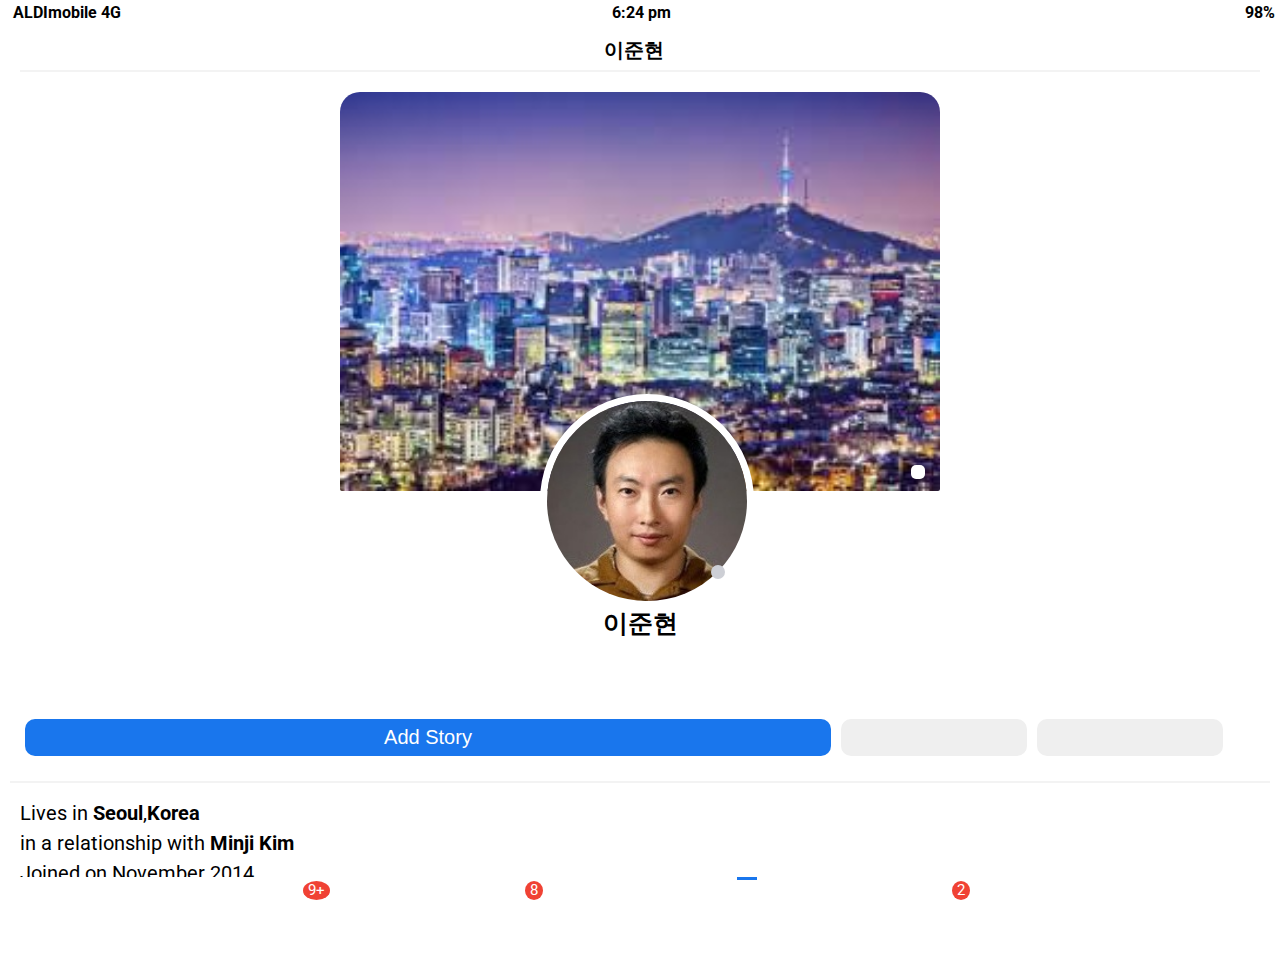
<file: user.html>
<!DOCTYPE html>
<html lang="en">
<head>
    <meta charset="UTF-8">
    <meta name="viewport" content="width=device-width, initial-scale=1.0">
    <link rel="stylesheet" href="style.css">
    <link rel="preconnect" href="https://fonts.gstatic.com">
<link href="https://fonts.googleapis.com/css2?family=Roboto:wght@300;400;700&display=swap" rel="stylesheet">
    <link
      rel="stylesheet"
      href="https://use.fontawesome.com/releases/v5.7.2/css/all.css"
      integrity="sha384-fnmOCqbTlWIlj8LyTjo7mOUStjsKC4pOpQbqyi7RrhN7udi9RwhKkMHpvLbHG9Sr"
      crossorigin="anonymous"
    />
    <title>USER</title>
</head>
<body>
    <!-- top status bar -->
    <header id="status-bar">
        <div class="status-bar__column">
            <i class="fas fa-signal"></i>
            <span class="status-bar__signal">ALDImobile</span>
            <span>4G</span>
        </div>
        <div class="status-bar__column">
            <SPAN>6:24 pm</SPAN>
        </div>
        <div class="status-bar__column">
            <i class="fas fa-unlock-alt"></i>
            <span>98%</span>
            <i class="fas fa-battery-three-quarters"></i>
        </div>
    </header>
    <!-- user title bar -->
    <section id="user-bar">
        <div class="user-bar__column"></div>
        <div class="user-bar__column">
            <h1 class="user-title">
                이준현
            </h1>
        </div>
        <div class="user-bar__column">
            <i class="fas fa-user-edit"></i>
        </div>
    </section>
    <!-- main user part -->
    <main id="main-user">
        <div class="main-user__back">
            <img src="img/background/back.jpg" alt="" class="user-back-photo">
            <i class="fas fa-camera"></i>
        </div>
        <div class="main-user__avatar">
            <img src="img/avatar/profile-4.jpg" alt="" class="user-avatar">
            <i class="fas fa-camera"></i>
            <div class="main-user-name">
                <span>이준현</span>
            </div>
        </div>
    </main>
    <!-- btn form -->
    <form action="" id="user-btns">
        <button type="submit" class="user-btn btn-add">
            <i class="fas fa-camera"></i> Add Story
        </button>
        <button type="submit" class="user-btn">
            <i class="fas fa-cog"></i>
        </button>
        <button type="submit" class="user-btn">
            <i class="fas fa-ellipsis-h"></i>
        </button>
    </form>
    <!-- info section -->
    <section id="user-info">
        <div class="user-info__column">
            <i class="fas fa-home"></i>
            Lives in <span>Seoul</span>,<span>Korea</span>
        </div>
        <div class="user-info__column">
            <i class="fas fa-heart"></i>
            in a relationship with <span>Minji Kim</span>
        </div>
        <div class="user-info__column">
            <i class="fas fa-heart"></i>
            Joined on November 2014
        </div>
    </section>


    <!-- footer fixed navbar -->
    <navbar id="navbar">
        <a href="index.html" class="navbar__item">
            <i class="fas fa-home"></i>
        </a>
        <a href="watch.html" class="navbar__item">
            <i class="fas fa-camera-retro">
                <span class="number__count">9+</span>
            </i>
        </a>
        <a href="market.html" class="navbar__item ">
            <i class="fas fa-warehouse">
                <span class="number__count">8</span>
            </i>
        </a>
        <a href="user.html" class="navbar__item now__page">
            <i class="fas fa-user"></i>
        </a>
        <a href="noti.html" class="navbar__item">
            <i class="far fa-bell">
                <span class="number__count">2</span>
            </i>
        </a>
        <a href="more.html" class="navbar__item">
            <i class="fas fa-bars"></i>
        </a>
    </navbar>
</body>
</html>
</file>
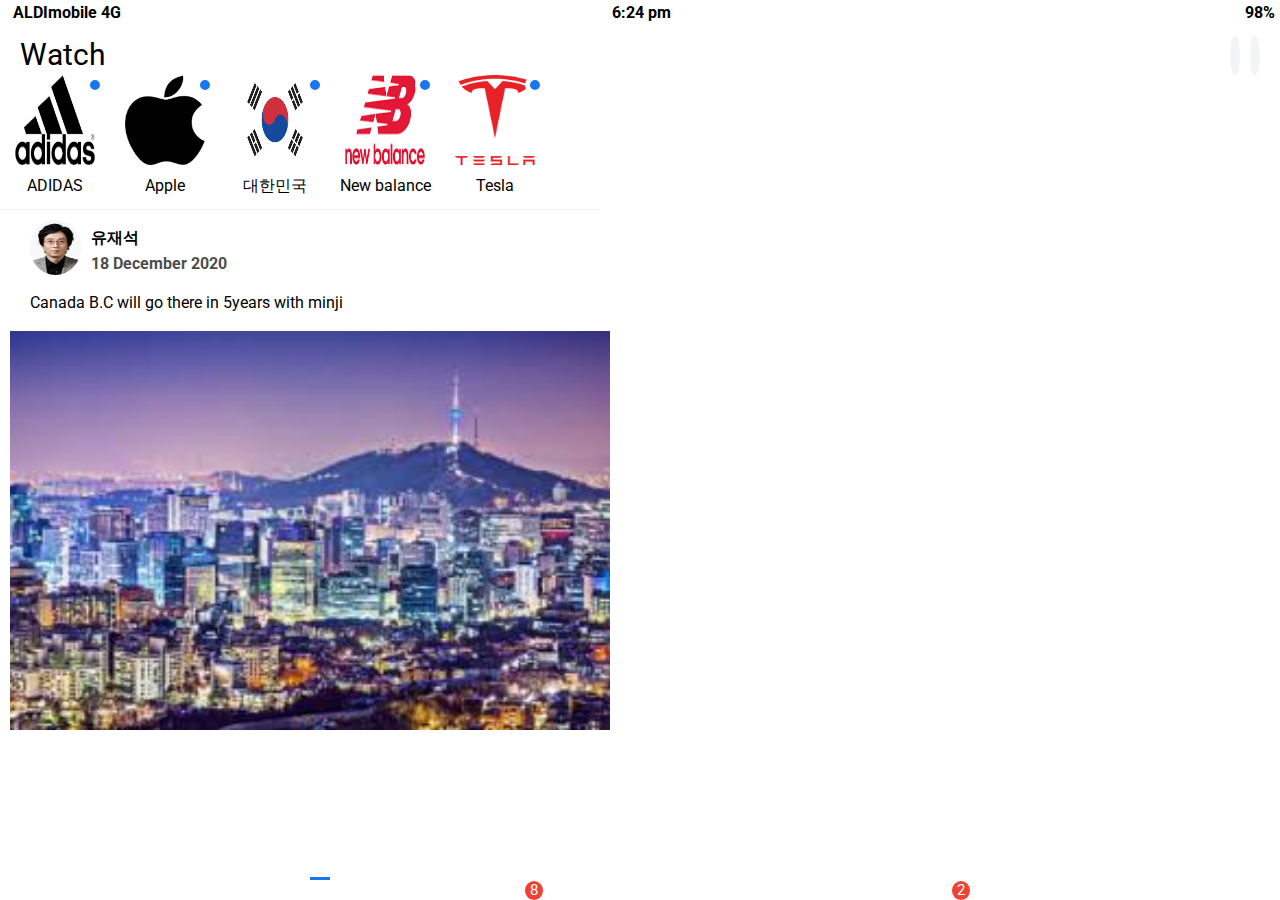
<file: watch.html>
<!DOCTYPE html>
<html lang="en">
<head>
    <meta charset="UTF-8">
    <meta name="viewport" content="width=device-width, initial-scale=1.0">
    <link rel="stylesheet" href="style.css">
    <link rel="preconnect" href="https://fonts.gstatic.com">
<link href="https://fonts.googleapis.com/css2?family=Roboto:wght@300;400;700&display=swap" rel="stylesheet">
    <link
      rel="stylesheet"
      href="https://use.fontawesome.com/releases/v5.7.2/css/all.css"
      integrity="sha384-fnmOCqbTlWIlj8LyTjo7mOUStjsKC4pOpQbqyi7RrhN7udi9RwhKkMHpvLbHG9Sr"
      crossorigin="anonymous"
    />
    <title>Watch</title>
</head>
<body>
    <!-- top status bar -->
    <header id="status-bar">
        <div class="status-bar__column">
            <i class="fas fa-signal"></i>
            <span class="status-bar__signal">ALDImobile</span>
            <span>4G</span>
        </div>
        <div class="status-bar__column">
            <SPAN>6:24 pm</SPAN>
        </div>
        <div class="status-bar__column">
            <i class="fas fa-unlock-alt"></i>
            <span>98%</span>
            <i class="fas fa-battery-three-quarters"></i>
        </div>
    </header>
    <!-- main search bar -->
    <section id="search-bar">
        <div class="search-bar__column">
            <h1 class="watch-search__title">Watch</h1>
        </div>
        <div class="search-bar__column">
            <i class="fas fa-search"></i>
            <i class="fab fa-facebook-messenger"></i>
        </div>
    </section>
    <!-- watch video owner section -->
    <section id="watch-accounts">
        <div class="watch-account">
            <div class="watch-avatar">
                <img src="img/watch/adidas.png" class="watch-avatar__photo" alt="watch-friend's profile">
                <span class="watch-count">
                                   
                </span>
            </div>
            <div class="watch-account__name">
                ADIDAS
            </div>
        </div>
        <div class="watch-account">
            <div class="watch-avatar">
                <img src="img/watch/apple.png" class="watch-avatar__photo" alt="watch-friend's profile">
                <span class="watch-count">

                </span>
            </div>
            <div class="watch-account__name">
                Apple
            </div>
        </div>
        <div class="watch-account">
            <div class="watch-avatar">
                <img src="img/watch/korea.png" class="watch-avatar__photo" alt="watch-friend's profile">
                <span class="watch-count">

                </span>
            </div>
            <div class="watch-account__name">
                대한민국
            </div>
        </div>
        <div class="watch-account">
            <div class="watch-avatar">
                <img src="img/watch/newbalance.png" class="watch-avatar__photo" alt="watch-friend's profile">
                <span class="watch-count">

                </span>
            </div>
            <div class="watch-account__name">
                New balance
            </div>
        </div>
        <div class="watch-account">
            <div class="watch-avatar">
                <img src="img/watch/tesla.png" class="watch-avatar__photo" alt="watch-friend's profile">
                <span class="watch-count">

                </span>
            </div>
            <div class="watch-account__name">
                Tesla
            </div>
        </div>
    </section>
    <!-- main friend's post -->
    <main id="watch-post">
        <div class="posting-arthour">
            <img src="img/avatar/profile-2.jpg" alt="" class="main-avatar">
            <div class="watch-posting">
                <div class="posting-arthour__details">
                    <div class="posting-arthour__name">
                        <span>유재석</span>
                    </div>
                    <div class="posting-arthour__time">
                        18 December 2020 
                    </div>
                </div>
                <div class="posting-arthour__details">
                    <i class="fas fa-ellipsis-h"></i>
                </div>
            </div>
        </div>
        <div class="posting__comment">
            Canada B.C will go there in 5years with minji 
        </div>
        <img src="img/background/back.jpg" alt="" class="post-photo">
    </main>

    <!-- footer fixed navbar -->
    <navbar id="navbar">
        <a href="index.html" class="navbar__item">
            <i class="fas fa-home"></i>
        </a>
        <a href="watch.html" class="navbar__item now__page">
            <i class="fas fa-camera-retro"></i>
        </a>
        <a href="market.html" class="navbar__item">
            <i class="fas fa-warehouse">
                <span class="number__count">8</span>
            </i>
        </a>
        <a href="user.html" class="navbar__item">
            <i class="far fa-user"></i>
        </a>
        <a href="noti.html" class="navbar__item">
            <i class="far fa-bell">
                <span class="number__count">2</span>
            </i>
        </a>
        <a href="more.html" class="navbar__item">
            <i class="fas fa-bars"></i>
        </a>
    </navbar>
</body>
</html>
</file>
<file: style.css>
@import "reset.css";
@import "variables.css";
@import "status-bar.css";
@import "search-bar.css";
@import "navbar.css";
@import "index.css";
@import "watch.css";
@import "market.css";
@import "user.css";
@import "noti.css";
@import "more.css";
@import "post.css";
@import "search.css";
@import "chats.css";

/* universal css */
body{
    box-sizing: border-box;
    font-family: 'Roboto', sans-serif;
}
button{
    outline: none;
    border: none;
}
a{
    text-decoration: none;
    color: black;
}
</file>
